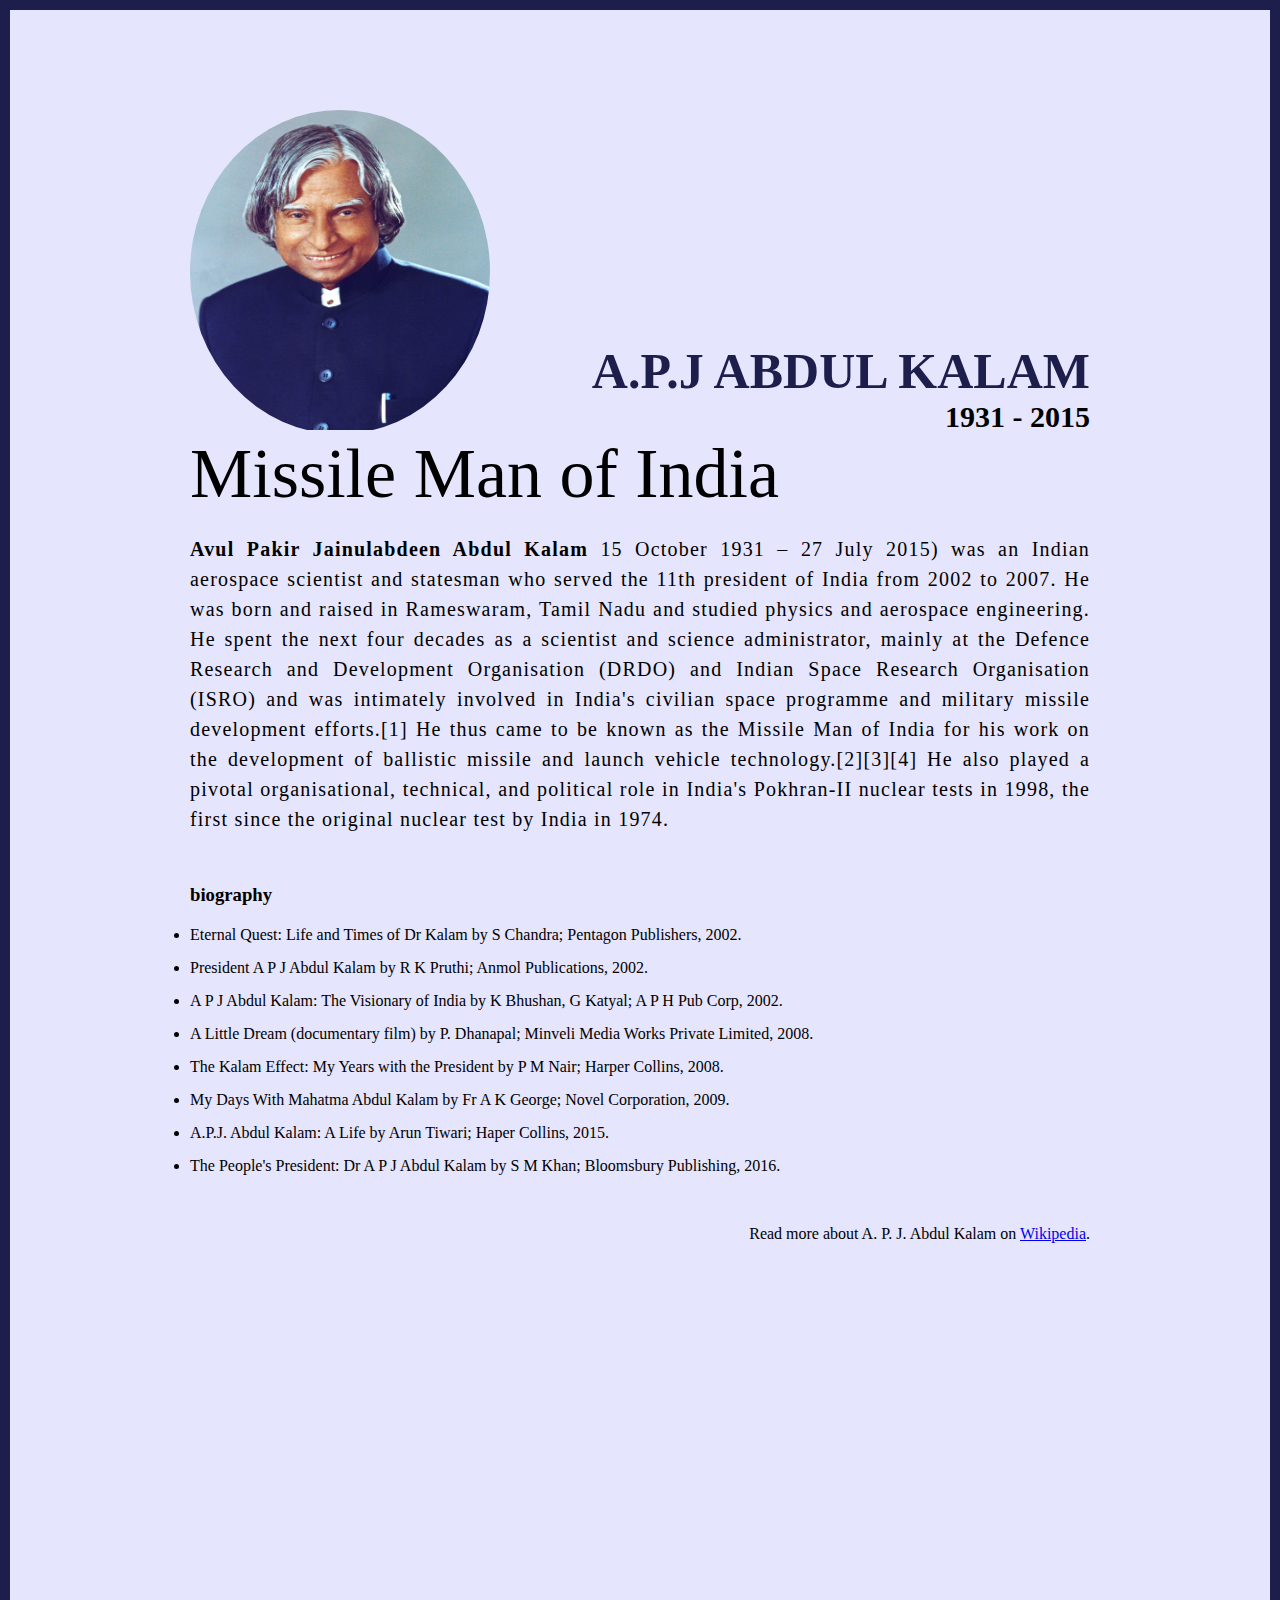
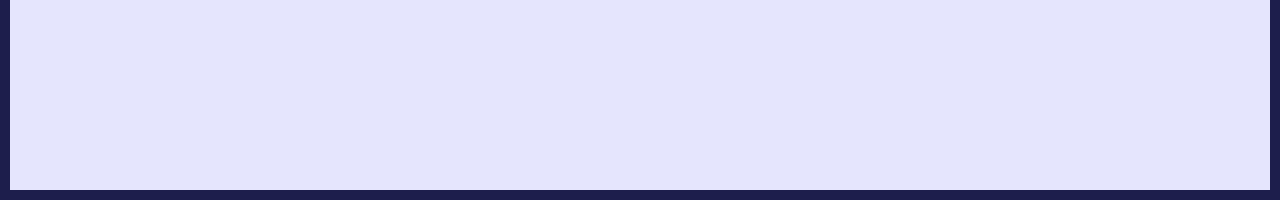
<file: project1/index.html>
<!DOCTYPE html>
<html lang="en">
<head>
    <meta charset="UTF-8">
    <meta name="viewport" content="width=device-width, initial-scale=1.0">
    <title>The tribute website | A.P.J Abdul kalam</title>
    <link rel="stylesheet" href="style.css">
</head>
<body>
    <div class="container">
        <div class="content">
         <section class="top_section">  
           <div class="image_container">
            <img src="apj.jpg" alt="tribute" />
           </div>
           <div>
            <h1>A.P.J Abdul kalam</h1>
            <h4>1931 - 2015</h4>
           </div>
        </section>
        <section class="about_section">
            <h2>Missile Man of India</h2>
            <p><b>Avul Pakir Jainulabdeen Abdul Kalam </b>15 October 1931 – 27 July 2015)
                was an Indian aerospace scientist and statesman who served 
                the 11th president of India from 2002 to 2007. He was born and 
                raised in Rameswaram, Tamil Nadu and studied physics and aerospace
                engineering. He spent the next four decades as a scientist and 
                science administrator, mainly at the Defence Research and Development
                Organisation (DRDO) and Indian Space Research Organisation (ISRO) 
                and was intimately involved in India's civilian space programme and military missile
                development efforts.[1] He thus came to be known as the Missile Man of India for his
                work on the development of ballistic missile and launch vehicle technology.[2][3][4] 
                He also played a pivotal organisational, technical, and political role in India's Pokhran-II nuclear tests in 1998,
                the first since the original nuclear test by India in 1974.
            </p>
        </section>
        <section class="biography_section">
            <h3>biography</h3>
            <ul>
                <li>
                    Eternal Quest: Life and Times of Dr Kalam by S Chandra; Pentagon Publishers, 2002.
                </li>
                <li>
                    President A P J Abdul Kalam by R K Pruthi; Anmol Publications, 2002.
                </li>
                <li>
                    A P J Abdul Kalam: The Visionary of India by K Bhushan, G Katyal; A P H Pub Corp, 2002.
                </li>
                <li>
                    A Little Dream (documentary film) by P. Dhanapal; Minveli Media Works Private Limited, 2008.
                </li>
                <li>
                    The Kalam Effect: My Years with the President by P M Nair; Harper Collins, 2008.

                </li>
                <li>
                    My Days With Mahatma Abdul Kalam by Fr A K George; Novel Corporation, 2009.
                </li>
                <li>
                    A.P.J. Abdul Kalam: A Life by Arun Tiwari; Haper Collins, 2015. 

                </li>
                <li>
                    The People's President: Dr A P J Abdul Kalam by S M Khan; Bloomsbury Publishing, 2016.
                </li>
            </ul>
        </section>
        <footer>
            <p>Read more about A. P. J. Abdul Kalam  on <a href="https://en.wikipedia.org/wiki/A._P._J._Abdul_Kalam">Wikipedia</a>.</p>
        </footer>
        </div>
    </div>
</body>
</html>
</file>
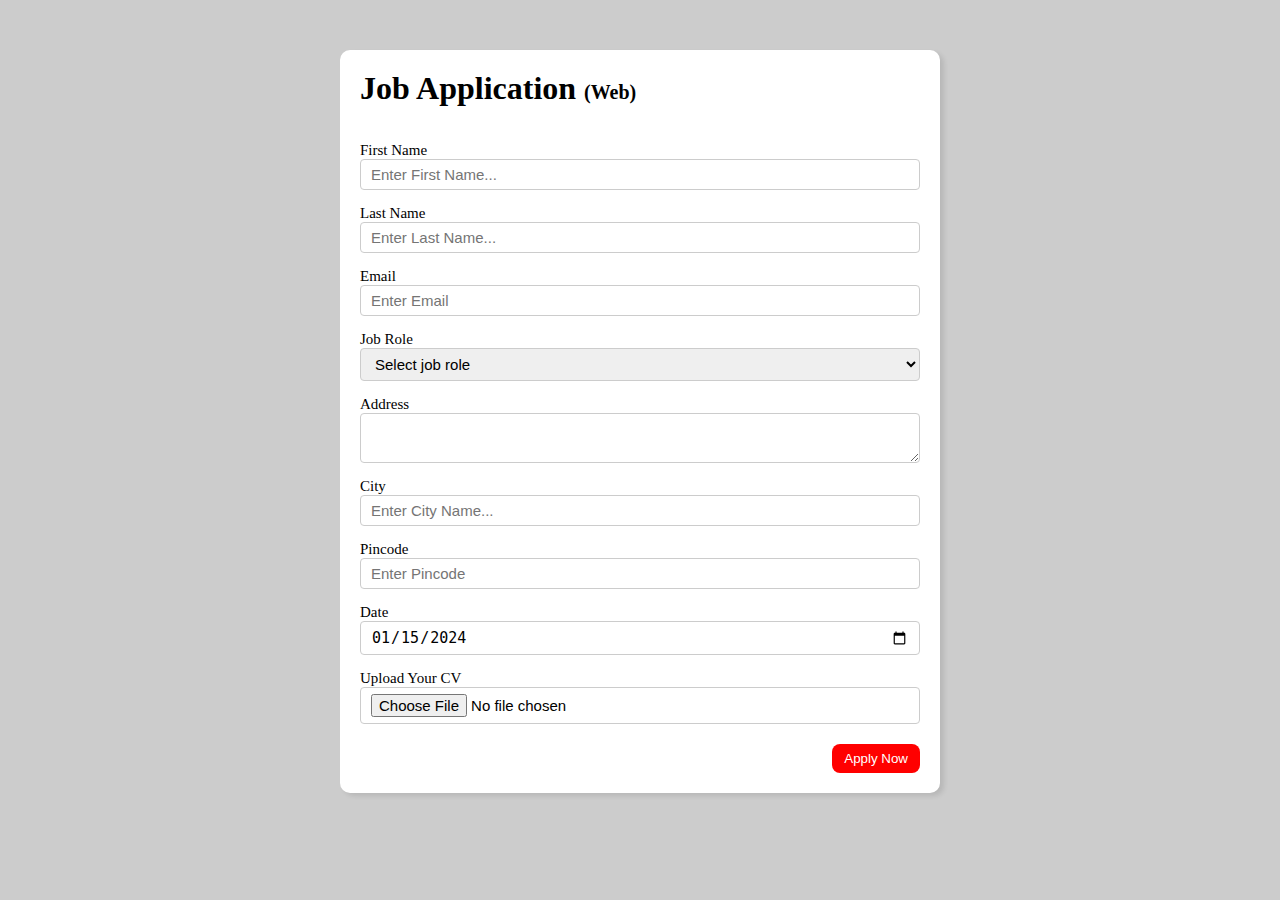
<file: project2/index.html>
<!DOCTYPE html>
<html lang="en">
<head>
    <meta charset="UTF-8">
    <meta name="viewport" content="width=device-width, initial-scale=1.0">
    <title>Job Application Form</title>
    <link rel="stylesheet" href="style.css">
</head>
<body>
     <div class="container">
        <div class="applay_box">
            <h1>
            Job Application 
            <span class="title_small">(Web)</span>
            </h1>
            <form action="">
                <div class="form_container">
                 <div class="form_control">
                    <label for="First_Name">First Name</label>
                    <input 
                    id="First_Name" 
                    name="First_Name" 
                    placeholder="Enter First Name..."/>
                 </div>
                </div>
                <div class="form_control">
                    <label for="Last_Name">Last Name</label>
                    <input 
                    id="Last_Name" 
                    name="Last_Name" 
                    placeholder="Enter Last Name..."/>
                 </div>
                 <div class="form_control">
                    <label for="Email">Email</label>
                    <input 
                    type="Email"
                    id="Email" 
                    name="Email" 
                    placeholder="Enter Email"/>
                 </div>
                 <div class="form_control">
                    <label for="job_role">Job Role</label>
                    <select id="job_role" name="job_role">
                        <option value="">Select job role</option>
                        <option value="frontend ">frontend Developer</option>
                        <option value="backend">Backend Developer</option>
                        <option value="full_stack">Full Stack Developer</option>
                        <option value="ui_ux">Ui Ux Designer</option>
                    </select>
                 </div>
                 <div class="form_control">
                    <label for="address">Address</label>
                    <textarea 
                    id="address" 
                    name="address"
                    row="4" cols="50" 
                    placeholder="Enter Address">
                    </textarea>
                 </div>
                 <div class="form_control">
                    <label for="City">City</label>
                    <input 
                    id="City" 
                    name="City" 
                    placeholder="Enter City Name..."/>
                 </div>
                 <div class="form_control">
                    <label for="pincode">Pincode</label>
                    <input 
                    type="number"
                    id="pincode" 
                    name="pincode" 
                    placeholder="Enter Pincode"/>
                 </div>
                 <div class="form_control">
                    <label for="date">Date</label>
                    <input 
                    value="2024-01-15"
                    type="date"
                    id="date" 
                    name="date"/>
                 </div>
                 <div class="form_control">
                    <label for="upload">Upload Your CV</label>
                    <input "
                    type="file"
                    id="upload" 
                    name="upload"/>
                 </div>
                 <div class="button_container">
                    <button type="submit">Apply Now</button>
                </div>
                </div>
            </form>
        </div>
     </div>
</body>
</html>
</file>
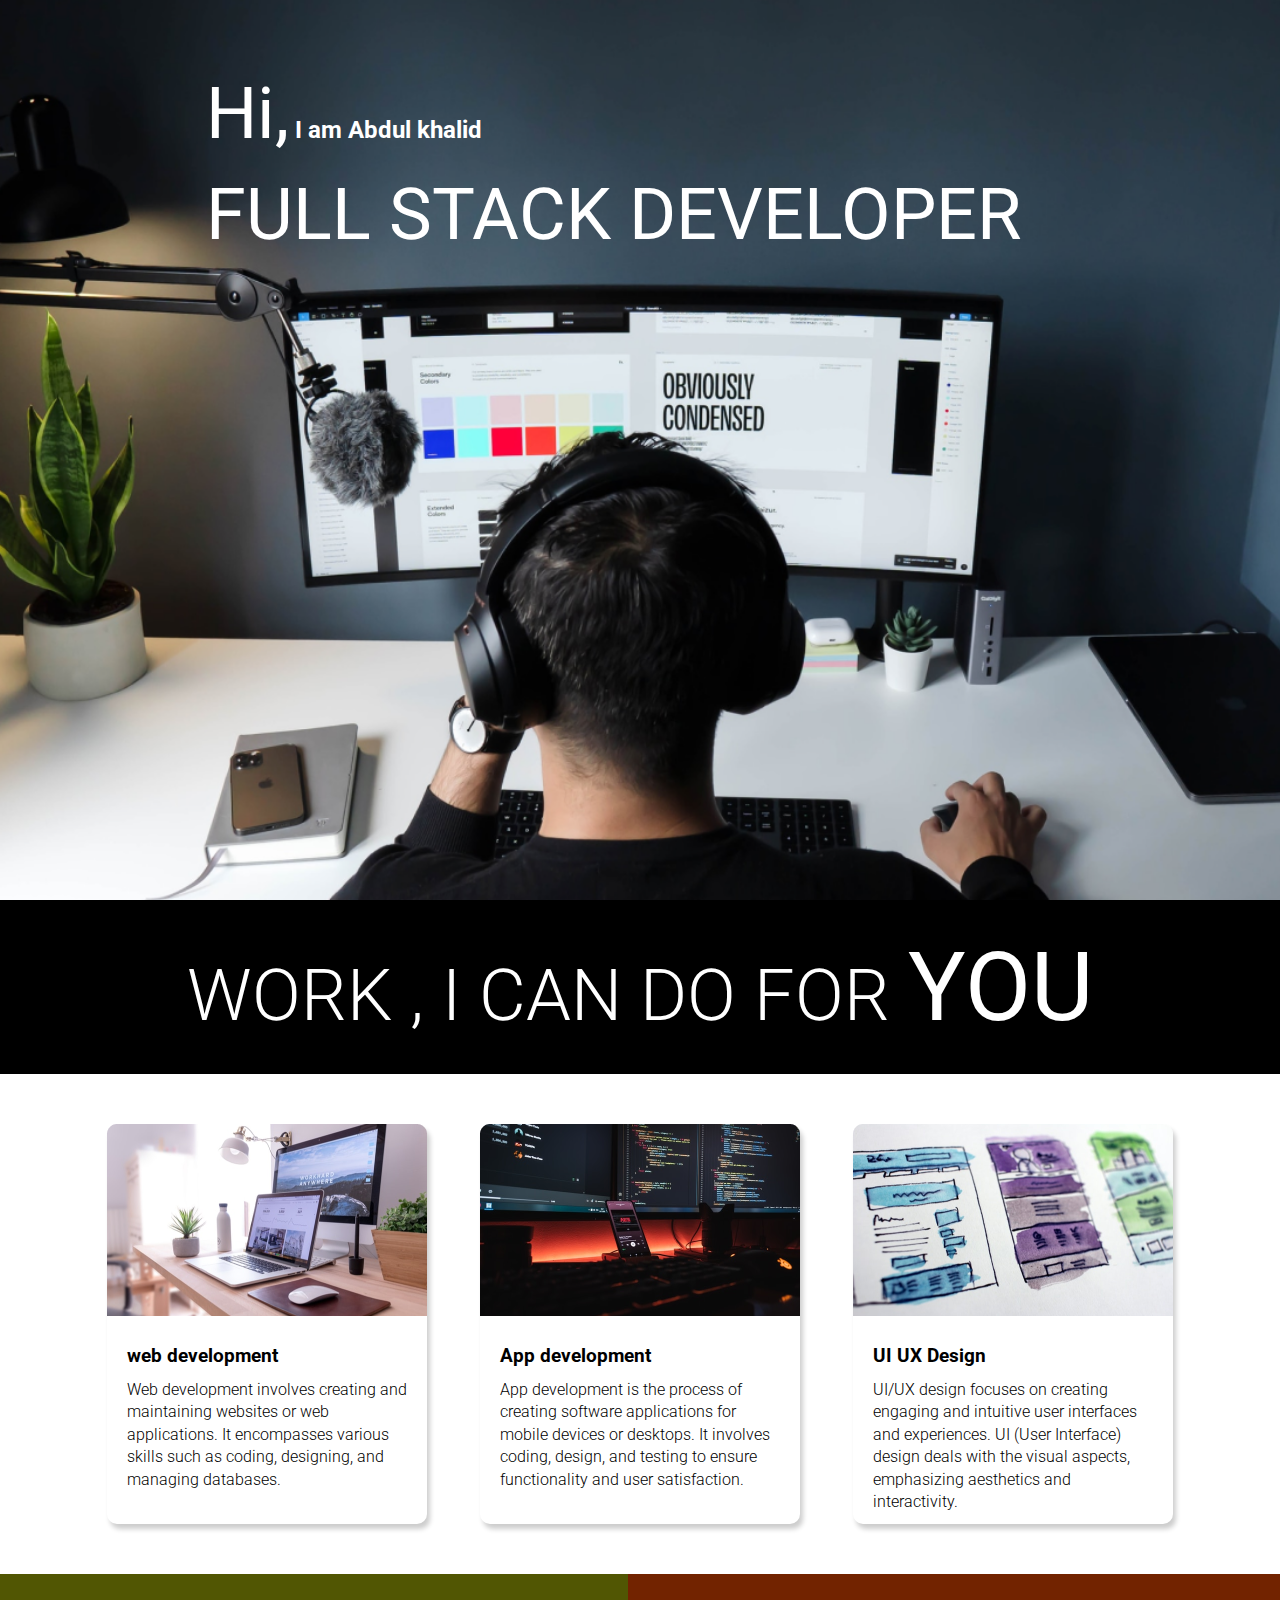
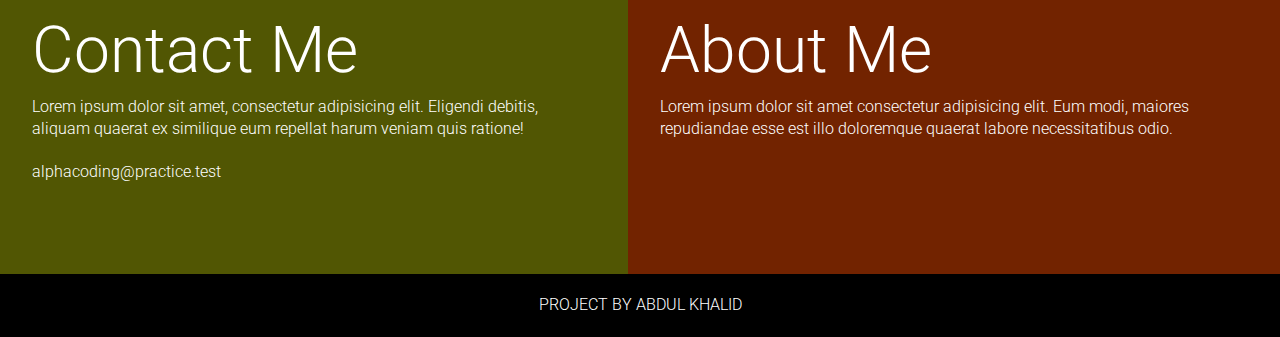
<file: project4/index.html>
<!DOCTYPE html>
<html lang="en">
<head>
    <meta charset="UTF-8">
    <meta name="viewport" content="width=device-width, initial-scale=1.0">
    <title>Developer | Loading Page</title>
    <link rel="stylesheet" href="style.css">
</head>
<body>
    <section class="hero_section">
        <div class="text_container">
            <h2><span class="lg_text">Hi,</span> I am Abdul khalid</h2>
            <h1 class="lg_text">FULL STACK DEVELOPER</h1>
        </div>
    </section>
    <section class="black_box">
        <h2>WORK , I CAN DO FOR <span>YOU</span></h2>
    </section>
    <section class="WORK">
        <div class="grid_item">
            <div class="card">
                <div class="image_container">
                    <img src="images/web.png" alt="web development">
                </div>
                 <div class="card_content">
                    <h3>web development</h3>
                    <p>Web development involves creating and maintaining websites or web applications. 
                    It encompasses various skills such as coding, designing, and managing databases.</p>
                 </div>
            </div>
        </div>
        <div class="grid_item">
            <div class="card">
                <div class="image_container">
                    <img src="images/mobile.png" alt="app development">
                </div>
                 <div class="card_content">
                    <h3>App development</h3>
                    <p>
                    App development is the process of creating software applications for mobile devices or desktops. 
                    It involves coding, design, and testing to ensure functionality and user satisfaction.</p>
                 </div>
            </div>
        </div>
        <div class="grid_item">  
            <div class="card">
            <div class="image_container">
                <img src="images/uiux.png" alt="web development">
            </div>
             <div class="card_content">
                <h3>UI UX Design</h3>
                <p>
                    UI/UX design focuses on creating engaging and intuitive user interfaces and experiences. 
                    UI (User Interface) design deals with the visual aspects, emphasizing aesthetics and interactivity.</p>
             </div>
        </div>
    </div>
    </section>
    <section class="bottom_section">
        <div class="contact">
            <h2>Contact Me</h2>
            <p>Lorem ipsum dolor sit amet, consectetur adipisicing elit. Eligendi debitis, aliquam quaerat ex similique eum repellat harum veniam quis ratione!</p>
            <p>alphacoding@practice.test</p>
        </div>
        <div class="about">
            <h2>About Me</h2>
            <p>Lorem ipsum dolor sit amet consectetur adipisicing elit. Eum modi, maiores repudiandae esse est illo doloremque quaerat labore necessitatibus odio.</p>
        </div>
    </section>
    <footer>
        Project By Abdul Khalid
    </footer>
</body>
</html>
</file>
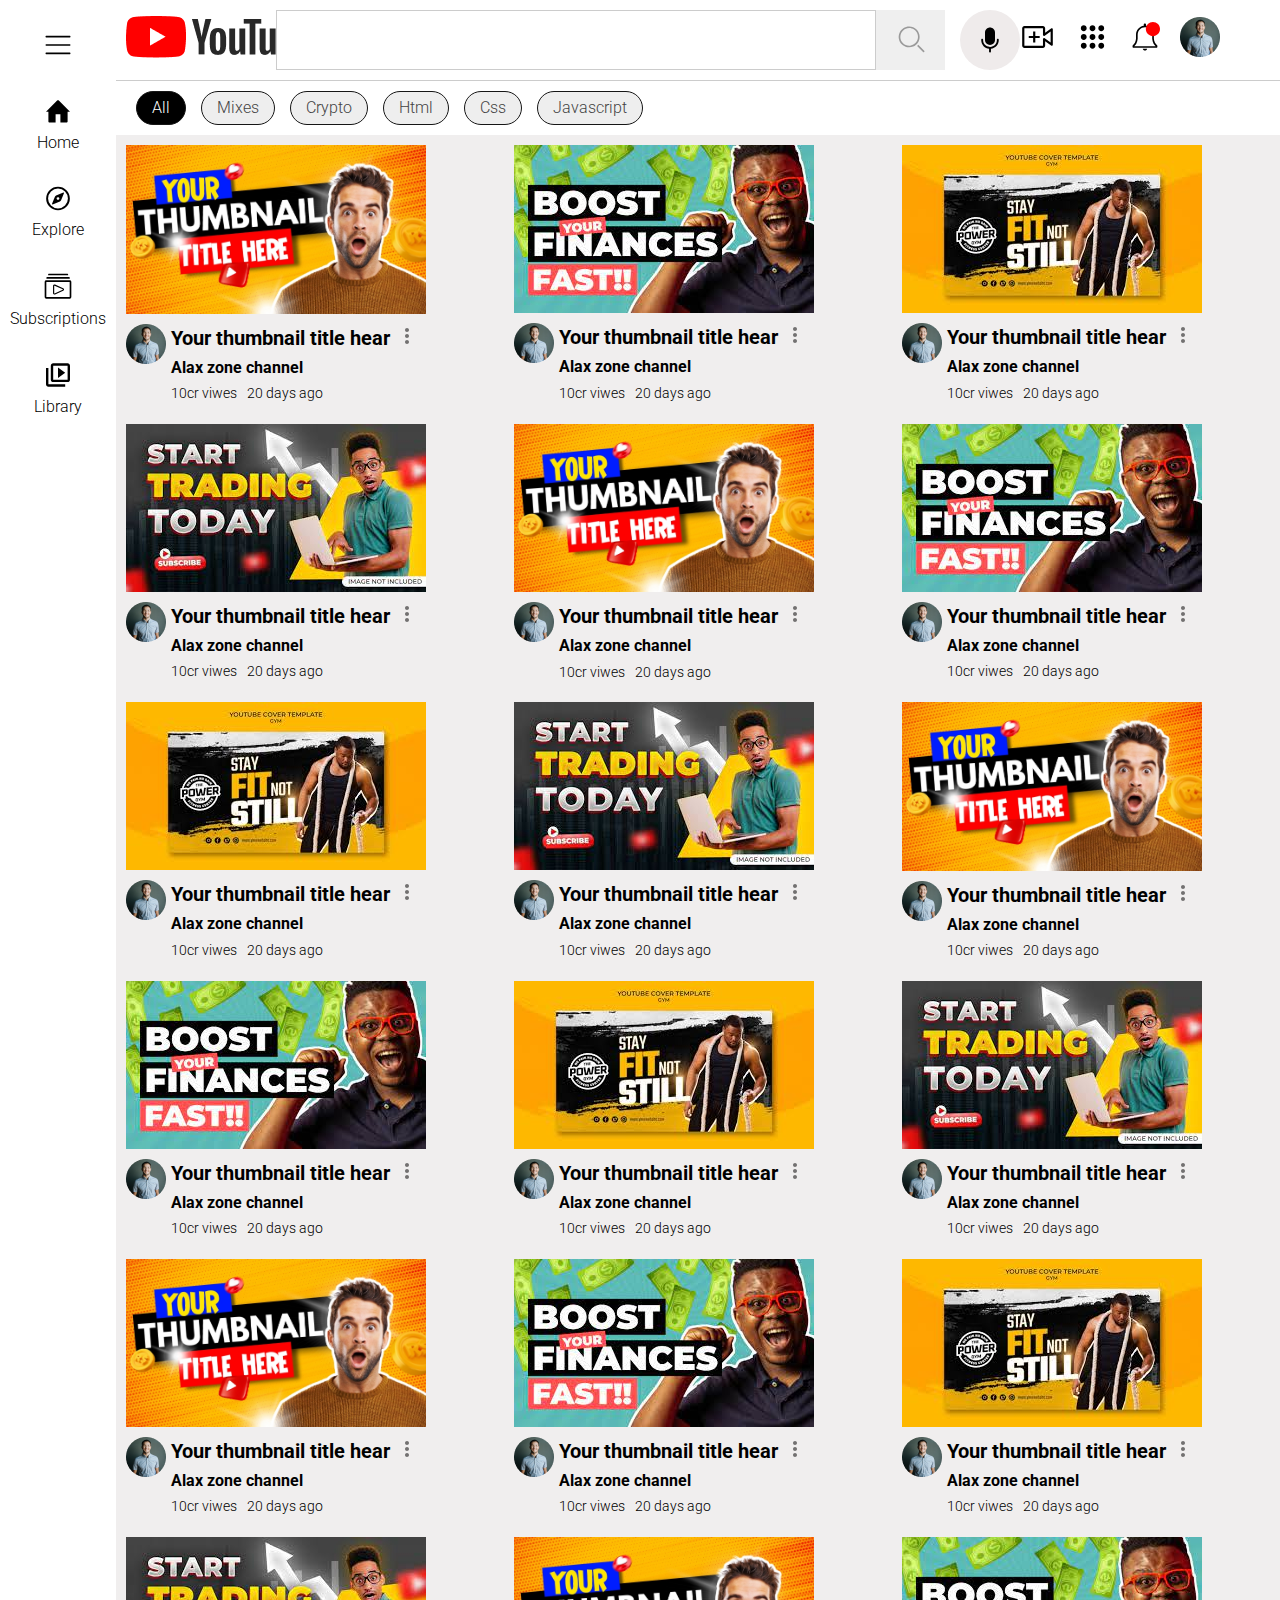
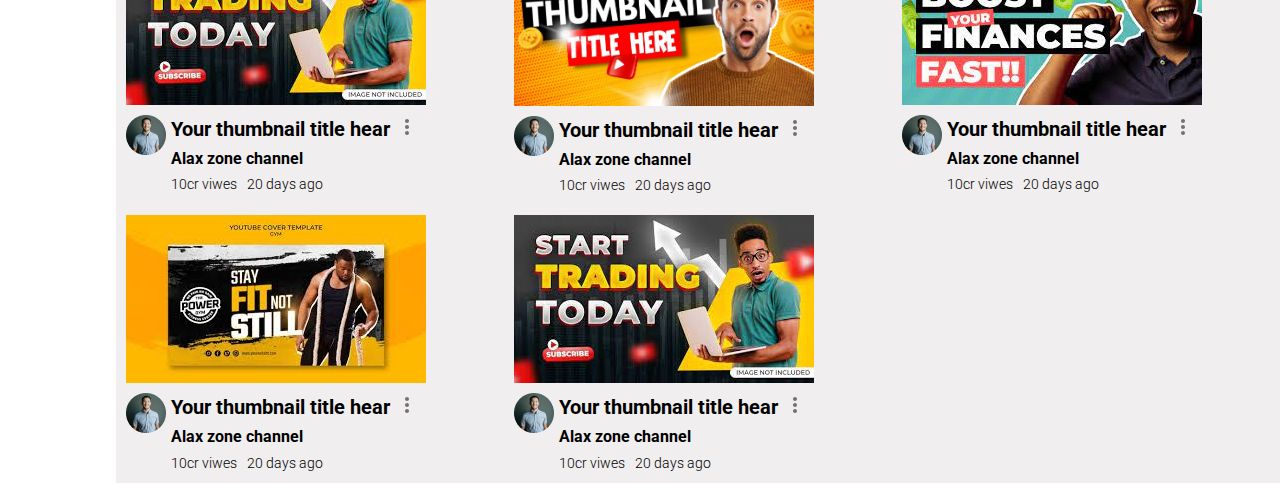
<file: project7/index.html>
<!DOCTYPE html>
<html lang="en">
<head>
    <meta charset="UTF-8">
    <meta name="viewport" content="width=device-width, initial-scale=1.0">
    <title>Youtube clone</title>
    <link rel="stylesheet" href="style.css">
</head>
<body>
    <div class="container">
        <aside>
            <div class="bars">
                <img src="icons/bars.svg" alt="bars">
            </div>
            <div class="side-icons">
                <i>
                    <img src="icons/home.svg" alt="home">
                </i>
                <p>Home</p>
            </div>
            <div class="side-icons">
                <i>
                    <img src="icons/compass.svg" alt="explore">
                </i>
                <p>Explore</p>
            </div>
            <div class="side-icons">
                <i>
                    <img src="icons/video-gallary.svg" alt="home">
                </i>
                <p>Subscriptions</p>
            </div>
            <div class="side-icons">
                <i>
                    <img src="icons/video-library.svg" alt="home">
                </i>
                <p>Library</p>
            </div>
        </aside>
       <div class="main-container">
        <header>
            <nav>
                <div class="logo">
                    <img src="images/youtube-logo.png" alt="">
                </div>
                <div class="center-nav">
                    <div class="search">
                        <input type="text">
                        <button>
                            <img src="icons/search.svg" alt="search">
                        </button>
                    </div>
                    <div class="mic">
                        <img src="icons/mic.svg" alt="mic">
                    </div>
                </div>
                <div class="side-nav">
                    <i>
                        <img src="icons/video-add.svg" alt="video add">
                    </i>
                    <i>
                        <img src="icons/dot-grid.svg" alt="grid">
                    </i>
                    <i>
                        <img src="icons/bell.svg" alt="bell">
                    </i>
                    <i>
                        <img src="images/avatar.png" alt="avarar">
                    </i>
                </div>
            </nav>
            <div class="tags">
                <div class="tag dark">All</div>
                <div class="tag light">Mixes</div>
                <div class="tag light">Crypto</div>
                <div class="tag light">Html</div>
                <div class="tag light">Css</div>
                <div class="tag light">Javascript</div>
            </div>
        </header>
        <main>
            <div class="card-container">
                <div class="card">
                    <img src="images/th1.png" alt="thumbnail">
                    <div class="avatar-content">
                        <div class="avatar">
                            <img src="images/avatar.png" alt="avatar">
                        </div>
                        <div class="content">
                            <h3>Your thumbnail title hear</h3>
                            <p class="channel-name">Alax zone channel</p>
                            <div class="content-status">
                                <p>10cr viwes</p>
                                <p>20 days ago</p>
                            </div>
                        </div>
                        <div class="dots">
                            <img src="icons/dots.svg" alt="dots">
                        </div>
                    </div>
                </div>
                <div class="card">
                    <img src="images/th2.png" alt="thumbnail">
                    <div class="avatar-content">
                        <div class="avatar">
                            <img src="images/avatar.png" alt="avatar">
                        </div>
                        <div class="content">
                            <h3>Your thumbnail title hear</h3>
                            <p class="channel-name">Alax zone channel</p>
                            <div class="content-status">
                                <p>10cr viwes</p>
                                <p>20 days ago</p>
                            </div>
                        </div>
                        <div class="dots">
                            <img src="icons/dots.svg" alt="dots">
                        </div>
                    </div>
                </div>
                <div class="card">
                    <img src="images/th3.png" alt="thumbnail">
                    <div class="avatar-content">
                        <div class="avatar">
                            <img src="images/avatar.png" alt="avatar">
                        </div>
                        <div class="content">
                            <h3>Your thumbnail title hear</h3>
                            <p class="channel-name">Alax zone channel</p>
                            <div class="content-status">
                                <p>10cr viwes</p>
                                <p>20 days ago</p>
                            </div>
                        </div>
                        <div class="dots">
                            <img src="icons/dots.svg" alt="dots">
                        </div>
                    </div>
                </div>
                <div class="card">
                    <img src="images/the4.png" alt="thumbnail">
                    <div class="avatar-content">
                        <div class="avatar">
                            <img src="images/avatar.png" alt="avatar">
                        </div>
                        <div class="content">
                            <h3>Your thumbnail title hear</h3>
                            <p class="channel-name">Alax zone channel</p>
                            <div class="content-status">
                                <p>10cr viwes</p>
                                <p>20 days ago</p>
                            </div>
                        </div>
                        <div class="dots">
                            <img src="icons/dots.svg" alt="dots">
                        </div>
                    </div>
                </div>
                <div class="card">
                    <img src="images/th1.png" alt="thumbnail">
                    <div class="avatar-content">
                        <div class="avatar">
                            <img src="images/avatar.png" alt="avatar">
                        </div>
                        <div class="content">
                            <h3>Your thumbnail title hear</h3>
                            <p class="channel-name">Alax zone channel</p>
                            <div class="content-status">
                                <p>10cr viwes</p>
                                <p>20 days ago</p>
                            </div>
                        </div>
                        <div class="dots">
                            <img src="icons/dots.svg" alt="dots">
                        </div>
                    </div>
                </div>             <div class="card">
                    <img src="images/th2.png" alt="thumbnail">
                    <div class="avatar-content">
                        <div class="avatar">
                            <img src="images/avatar.png" alt="avatar">
                        </div>
                        <div class="content">
                            <h3>Your thumbnail title hear</h3>
                            <p class="channel-name">Alax zone channel</p>
                            <div class="content-status">
                                <p>10cr viwes</p>
                                <p>20 days ago</p>
                            </div>
                        </div>
                        <div class="dots">
                            <img src="icons/dots.svg" alt="dots">
                        </div>
                    </div>
                </div>             <div class="card">
                    <img src="images/th3.png" alt="thumbnail">
                    <div class="avatar-content">
                        <div class="avatar">
                            <img src="images/avatar.png" alt="avatar">
                        </div>
                        <div class="content">
                            <h3>Your thumbnail title hear</h3>
                            <p class="channel-name">Alax zone channel</p>
                            <div class="content-status">
                                <p>10cr viwes</p>
                                <p>20 days ago</p>
                            </div>
                        </div>
                        <div class="dots">
                            <img src="icons/dots.svg" alt="dots">
                        </div>
                    </div>
                </div>             <div class="card">
                    <img src="images/the4.png" alt="thumbnail">
                    <div class="avatar-content">
                        <div class="avatar">
                            <img src="images/avatar.png" alt="avatar">
                        </div>
                        <div class="content">
                            <h3>Your thumbnail title hear</h3>
                            <p class="channel-name">Alax zone channel</p>
                            <div class="content-status">
                                <p>10cr viwes</p>
                                <p>20 days ago</p>
                            </div>
                        </div>
                        <div class="dots">
                            <img src="icons/dots.svg" alt="dots">
                        </div>
                    </div>
                </div>             <div class="card">
                    <img src="images/th1.png" alt="thumbnail">
                    <div class="avatar-content">
                        <div class="avatar">
                            <img src="images/avatar.png" alt="avatar">
                        </div>
                        <div class="content">
                            <h3>Your thumbnail title hear</h3>
                            <p class="channel-name">Alax zone channel</p>
                            <div class="content-status">
                                <p>10cr viwes</p>
                                <p>20 days ago</p>
                            </div>
                        </div>
                        <div class="dots">
                            <img src="icons/dots.svg" alt="dots">
                        </div>
                    </div>
                </div>             <div class="card">
                    <img src="images/th2.png" alt="thumbnail">
                    <div class="avatar-content">
                        <div class="avatar">
                            <img src="images/avatar.png" alt="avatar">
                        </div>
                        <div class="content">
                            <h3>Your thumbnail title hear</h3>
                            <p class="channel-name">Alax zone channel</p>
                            <div class="content-status">
                                <p>10cr viwes</p>
                                <p>20 days ago</p>
                            </div>
                        </div>
                        <div class="dots">
                            <img src="icons/dots.svg" alt="dots">
                        </div>
                    </div>
                </div>             <div class="card">
                    <img src="images/th3.png" alt="thumbnail">
                    <div class="avatar-content">
                        <div class="avatar">
                            <img src="images/avatar.png" alt="avatar">
                        </div>
                        <div class="content">
                            <h3>Your thumbnail title hear</h3>
                            <p class="channel-name">Alax zone channel</p>
                            <div class="content-status">
                                <p>10cr viwes</p>
                                <p>20 days ago</p>
                            </div>
                        </div>
                        <div class="dots">
                            <img src="icons/dots.svg" alt="dots">
                        </div>
                    </div>
                </div>             <div class="card">
                    <img src="images/the4.png" alt="thumbnail">
                    <div class="avatar-content">
                        <div class="avatar">
                            <img src="images/avatar.png" alt="avatar">
                        </div>
                        <div class="content">
                            <h3>Your thumbnail title hear</h3>
                            <p class="channel-name">Alax zone channel</p>
                            <div class="content-status">
                                <p>10cr viwes</p>
                                <p>20 days ago</p>
                            </div>
                        </div>
                        <div class="dots">
                            <img src="icons/dots.svg" alt="dots">
                        </div>
                    </div>
                </div>             <div class="card">
                    <img src="images/th1.png" alt="thumbnail">
                    <div class="avatar-content">
                        <div class="avatar">
                            <img src="images/avatar.png" alt="avatar">
                        </div>
                        <div class="content">
                            <h3>Your thumbnail title hear</h3>
                            <p class="channel-name">Alax zone channel</p>
                            <div class="content-status">
                                <p>10cr viwes</p>
                                <p>20 days ago</p>
                            </div>
                        </div>
                        <div class="dots">
                            <img src="icons/dots.svg" alt="dots">
                        </div>
                    </div>
                </div>             <div class="card">
                    <img src="images/th2.png" alt="thumbnail">
                    <div class="avatar-content">
                        <div class="avatar">
                            <img src="images/avatar.png" alt="avatar">
                        </div>
                        <div class="content">
                            <h3>Your thumbnail title hear</h3>
                            <p class="channel-name">Alax zone channel</p>
                            <div class="content-status">
                                <p>10cr viwes</p>
                                <p>20 days ago</p>
                            </div>
                        </div>
                        <div class="dots">
                            <img src="icons/dots.svg" alt="dots">
                        </div>
                    </div>
                </div>             <div class="card">
                    <img src="images/th3.png" alt="thumbnail">
                    <div class="avatar-content">
                        <div class="avatar">
                            <img src="images/avatar.png" alt="avatar">
                        </div>
                        <div class="content">
                            <h3>Your thumbnail title hear</h3>
                            <p class="channel-name">Alax zone channel</p>
                            <div class="content-status">
                                <p>10cr viwes</p>
                                <p>20 days ago</p>
                            </div>
                        </div>
                        <div class="dots">
                            <img src="icons/dots.svg" alt="dots">
                        </div>
                    </div>
                </div>             <div class="card">
                    <img src="images/the4.png" alt="thumbnail">
                    <div class="avatar-content">
                        <div class="avatar">
                            <img src="images/avatar.png" alt="avatar">
                        </div>
                        <div class="content">
                            <h3>Your thumbnail title hear</h3>
                            <p class="channel-name">Alax zone channel</p>
                            <div class="content-status">
                                <p>10cr viwes</p>
                                <p>20 days ago</p>
                            </div>
                        </div>
                        <div class="dots">
                            <img src="icons/dots.svg" alt="dots">
                        </div>
                    </div>
                </div>             <div class="card">
                    <img src="images/th1.png" alt="thumbnail">
                    <div class="avatar-content">
                        <div class="avatar">
                            <img src="images/avatar.png" alt="avatar">
                        </div>
                        <div class="content">
                            <h3>Your thumbnail title hear</h3>
                            <p class="channel-name">Alax zone channel</p>
                            <div class="content-status">
                                <p>10cr viwes</p>
                                <p>20 days ago</p>
                            </div>
                        </div>
                        <div class="dots">
                            <img src="icons/dots.svg" alt="dots">
                        </div>
                    </div>
                </div>             <div class="card">
                    <img src="images/th2.png" alt="thumbnail">
                    <div class="avatar-content">
                        <div class="avatar">
                            <img src="images/avatar.png" alt="avatar">
                        </div>
                        <div class="content">
                            <h3>Your thumbnail title hear</h3>
                            <p class="channel-name">Alax zone channel</p>
                            <div class="content-status">
                                <p>10cr viwes</p>
                                <p>20 days ago</p>
                            </div>
                        </div>
                        <div class="dots">
                            <img src="icons/dots.svg" alt="dots">
                        </div>
                    </div>
                </div>             <div class="card">
                    <img src="images/th3.png" alt="thumbnail">
                    <div class="avatar-content">
                        <div class="avatar">
                            <img src="images/avatar.png" alt="avatar">
                        </div>
                        <div class="content">
                            <h3>Your thumbnail title hear</h3>
                            <p class="channel-name">Alax zone channel</p>
                            <div class="content-status">
                                <p>10cr viwes</p>
                                <p>20 days ago</p>
                            </div>
                        </div>
                        <div class="dots">
                            <img src="icons/dots.svg" alt="dots">
                        </div>
                    </div>
                </div>             <div class="card">
                    <img src="images/the4.png" alt="thumbnail">
                    <div class="avatar-content">
                        <div class="avatar">
                            <img src="images/avatar.png" alt="avatar">
                        </div>
                        <div class="content">
                            <h3>Your thumbnail title hear</h3>
                            <p class="channel-name">Alax zone channel</p>
                            <div class="content-status">
                                <p>10cr viwes</p>
                                <p>20 days ago</p>
                            </div>
                        </div>
                        <div class="dots">
                            <img src="icons/dots.svg" alt="dots">
                        </div>
                    </div>
                </div>
                </div>
        </main>
       </div>
    </div>
</body>
</html>
</file>
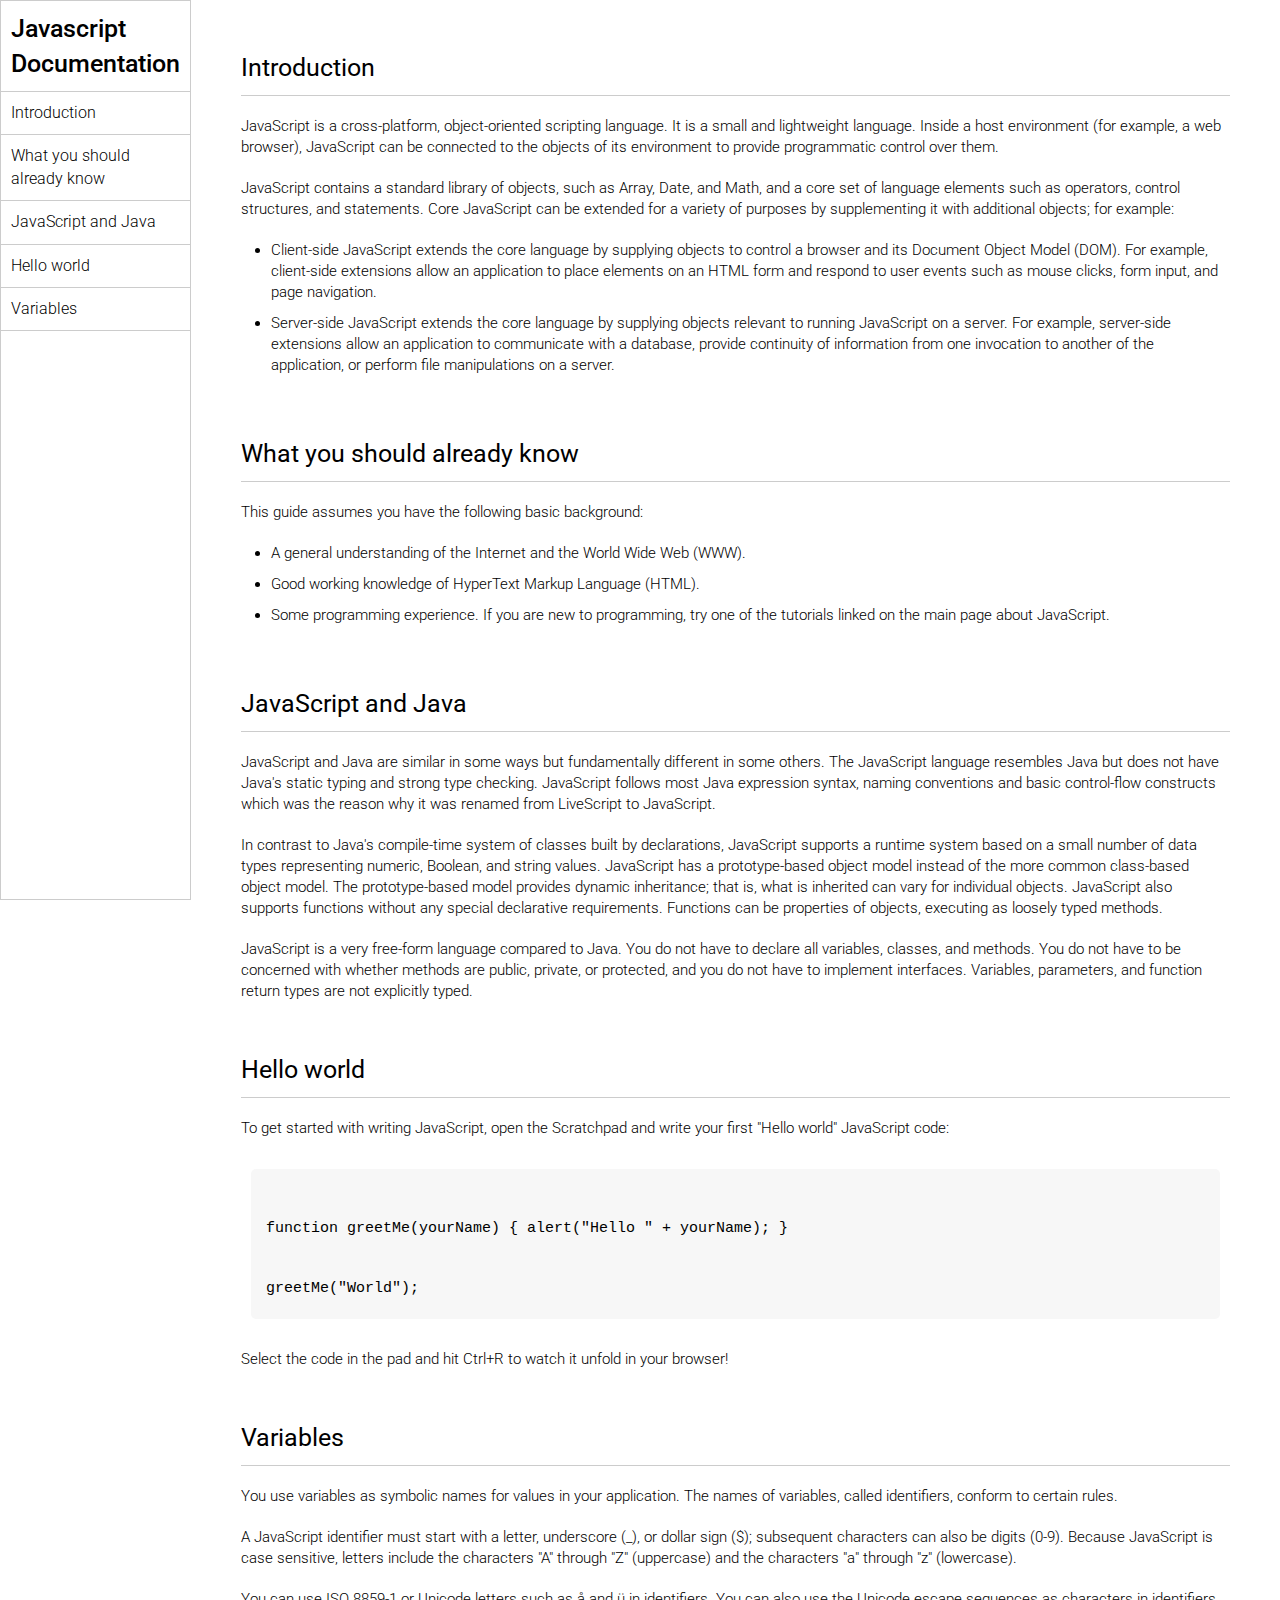
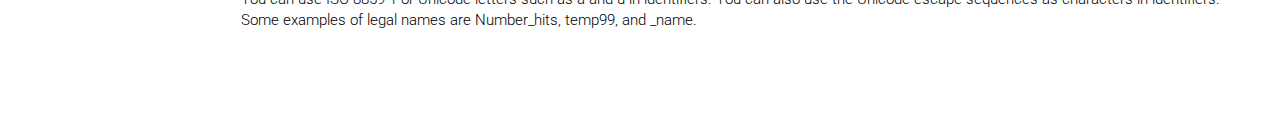
<file: project8/index.html>
<!DOCTYPE html>
<html lang="en">
<head>
    <meta charset="UTF-8">
    <meta name="viewport" content="width=device-width, initial-scale=1.0">
    <title>Javascript Documentation</title>
    <link rel="stylesheet" href="style.css">
</head>
<body>
    <header>
        <nav>
            <h1>Javascript Documentation</h1>
            <ul>
                <a href="#Introduction"><li>Introduction</li></a>
                <a href="#What_you_should_already_know"><li>What you should already know</li></a>
                <a href="#JavaScript_and_Java"><li>JavaScript and Java</li></a>
                <a href="#Hello_world"><li>Hello world</li></a>
                <a href="#Variables"><li>Variables</li></a>
            </ul>
        </nav>
    </header>
    <main>
        <section id="Introduction">
            <h2>Introduction</h2>
            <article>
            <p>JavaScript is a cross-platform, object-oriented scripting language. It is a small and lightweight language. Inside a host environment (for example, a web browser), JavaScript can be connected to the objects of its environment to provide programmatic control over them.</p>
            <p>JavaScript contains a standard library of objects, such as Array, Date, and Math, and a core set of language elements such as operators, control structures, and statements. Core JavaScript can be extended for a variety of purposes by supplementing it with additional objects; for example:</p>
            <ul><li>Client-side JavaScript extends the core language by supplying objects to control a browser and its Document Object Model (DOM). For example, client-side extensions allow an application to place elements on an HTML form and respond to user events such as mouse clicks, form input, and page navigation.</li>
                <li>Server-side JavaScript extends the core language by supplying objects relevant to running JavaScript on a server. For example, server-side extensions allow an application to communicate with a database, provide continuity of information from one invocation to another of the application, or perform file manipulations on a server.</li>
            </ul>
        </article>
        </section>
        <section id="What_you_should_already_know">
            <h2>What you should already know</h2>
            <article>
                <p>This guide assumes you have the following basic background:</p>
                <ul>
                    <li>A general understanding of the Internet and the World Wide Web (WWW).</li>
                    <li>Good working knowledge of HyperText Markup Language (HTML).</li>
                    <li>Some programming experience. If you are new to programming, try one of the tutorials linked on the main page about JavaScript.</li>
                </ul>
            </article>
        </section>
        <section id="JavaScript_and_Java">
            <h2>JavaScript and Java</h2>
            <article>
            <p>JavaScript and Java are similar in some ways but fundamentally different in some others. The JavaScript language resembles Java but does not have Java's static typing and strong type checking. JavaScript follows most Java expression syntax, naming conventions and basic control-flow constructs which was the reason why it was renamed from LiveScript to JavaScript.</p>
            <p>In contrast to Java's compile-time system of classes built by declarations, JavaScript supports a runtime system based on a small number of data types representing numeric, Boolean, and string values. JavaScript has a prototype-based object model instead of the more common class-based object model. The prototype-based model provides dynamic inheritance; that is, what is inherited can vary for individual objects. JavaScript also supports functions without any special declarative requirements. Functions can be properties of objects, executing as loosely typed methods.</p>
            <p>JavaScript is a very free-form language compared to Java. You do not have to declare all variables, classes, and methods. You do not have to be concerned with whether methods are public, private, or protected, and you do not have to implement interfaces. Variables, parameters, and function return types are not explicitly typed.</p>
        </article>
        </section>
        <section id="Hello_world">
            <h2>Hello world</h2>
            <article>
            <p>To get started with writing JavaScript, open the Scratchpad and write your first "Hello world" JavaScript code:</p>
            <code>
                function greetMe(yourName) { alert("Hello " + yourName); }

greetMe("World");
            </code>
            <p>Select the code in the pad and hit Ctrl+R to watch it unfold in your browser!</p>
        </article>
        </section>
        <section id="Variables">
            <h2>Variables</h2>
            <article>
            <p>You use variables as symbolic names for values in your application. The names of variables, called identifiers, conform to certain rules.</p>
            <p>A JavaScript identifier must start with a letter, underscore (_), or dollar sign ($); subsequent characters can also be digits (0-9). Because JavaScript is case sensitive, letters include the characters "A" through "Z" (uppercase) and the characters "a" through "z" (lowercase).</p>
            <p>You can use ISO 8859-1 or Unicode letters such as å and ü in identifiers. You can also use the Unicode escape sequences as characters in identifiers. Some examples of legal names are Number_hits, temp99, and _name.</p>
            </article>
        </section>
    </main>
</body>
</html>
</file>
<file: project1/style.css>
*{
    margin: 0;
    padding: 0;
    box-sizing: border-box;
}
.container{
       background-color: #e5e5fd;
       height: 200vh;
       border:10px solid #1d1e4c;
}
.content{
    max-width: 900px;
    margin: 0 auto;
}
.top_section{
    margin-top: 100px;
    display: flex;
    justify-content: space-between;
    align-items: flex-end;
}
.top_section h4{
    font-size: 30px;
    text-align: end;
}
.top_section h1{
    font-size: 50px;
    font-weight: bold;
    color: #1d1e4c;
    text-transform: uppercase;
}
.image_container{
    border-radius: 50%;
    overflow: hidden;
}
.image_container img{
    width: 300px;
    height: 320px;
}
.about_section h2{
    font-size: 70px;
    font-weight: 400;
    margin-bottom: 20px;
}
.about_section p{
    font-size: 20px;
    line-height: 30px;
    letter-spacing: 1.2px;
    text-align: justify;
}
.biography_section{
    margin: 50px 0;
}
.biography_section h3{
    margin-bottom: 20px;
}
.biography_section li{
    margin-bottom: 15px;
}
footer {
    margin: 50px 0;
}
footer p {
    text-align:end;
}
</file>
<file: project2/style.css>
*{
    margin: 0;
    padding: 0;
    box-sizing: border-box;
}
body{
    background-color: #ccc;
}
.container{
    max-width: 900px;
    margin: 0 auto;
}
.applay_box{
    max-width: 600px;
    padding: 20px;
    border-radius: 10px;
    background-color: white;
    margin: 0 auto;
    margin-top: 50px;
    box-shadow: 4px 3px 5px  rgba(1, 1, 1,0.1);
}
.title_small {
    font-size: 20px;
}

.form_container{
    margin-top: 20px;
    display: grid;
    grid-template-columns : repeat(auto-fit, minmax(200px, 1fr));
    gap: 20px;
}
.form_control{
    display: flex;
    flex-direction: column;
}
label{
    font-size: 15px;
    margin-top: 15px;
}
input , select , textarea{
    padding: 6px 10px;
    border: 1px solid #ccc;
    border-radius: 4px;
    font-size: 15px;
}
input:focus{
    outline-color: red;
}
.button_container{
    display: flex;
    justify-content: end;
    margin-top: 20px;
}
button{
   background-color: red;
   border: transparent solid 2px;
   padding:5px 10px;
   color: white;
   border-radius: 8px;
   transition: 0.2s ease-in;
   
}
button:hover {
    background-color: #ccc;
    border: 2px solid red;
    color: black;
    transition: 0.2s ease-out;
    cursor: pointer;
}
</file>
<file: project4/style.css>
@import url("https://fonts.googleapis.com/css2?family=Roboto:ital,wght@0,100;0,300;0,400;0,500;0,700;0,900;1,100;1,300;1,400;1,500;1,700;1,900&display=swap");
* {
  margin: 0;
  padding: 0;
  box-sizing: border-box;
}

html,
body {
  line-height: 1.4;
  font-weight: 300;
  font-family: "Roboto", sans-serif;
}

.hero_section {
  background-image: url(images/developer.png);
  min-height: 100vh;
  background-position: center;
  background-size: cover;
  background-repeat: no-repeat;
}
.text_container {
  color: white;
  max-width: 900px;
  margin: 0 auto;
  padding-top: 64px;
  padding-left: 16px;
}
.lg_text {
  font-size: 72px;
  font-weight: 400;
}
.black_box {
  background-color: #000;
  padding: 20px;
}
.black_box h2 {
  font-size: 72px;
  color: white;
  text-align: center;
  font-weight: 300;
}

.black_box h2 span {
  font-weight: 400;
  font-size: 96px;
}
.WORK{
    display: grid;
    gap: 20px;
    grid-template-columns: repeat(auto-fit, minmax(320px, 1fr));
    max-width: 1100px;
    margin: 50px auto;
}
.grid_item {
  display: flex;
  justify-content:center;
  align-items:center;
}
.card {
  max-width: 320px;
  height: 400px;
  border-radius: 10px;
  box-shadow: 3px 5px 5px rgba(1, 1, 1, 0.2);
  transition: 0.2s ease-in-out;
}
.card:hover {
  transform: scale(1.04);
  box-shadow: 3px 5px 5px rgba(1, 1, 1, 0.3);
  transition: 0.2s ease-in-out;
}
.card_content {
  padding: 20px;
}
.card_content h3 {
  margin-bottom: 10px;
}
.bottom_section {
  display: flex;
}
.contact {
  background-color: #515603;
}
.about {
  background-color: #722300;
}

.contact,
.about {
  min-height: 300px;
  padding: 32px;
  color: white;
}
.about h2,
.contact h2 {
  font-size: 64px;
  font-weight: 300;
}
.about p,
.contact p {
  margin-bottom: 20px;
}

footer {
  text-align: center;
  text-transform: uppercase;
  background-color: #000;
  padding: 20px;
  color: white;
}
@media (max-width: 786px) {
  .hero_section {
    min-height: 50vh;
  }
  .text_container {
    padding: 10px 0;
    text-align: center;
  }
  .lg_text {
    font-size: 32px;
  }
  .black_box h2 {
    font-size: 24px;
  }
  .black_box h2 span {
    font-weight: 400;
    font-size: 32px;
  }
  .bottom_section {
    flex-direction: column;
  }
  h1 {
    font-size: 32px;
  }
  .about h2,
  .contact h2 {
    font-size: 32px;
  }
}
</file>
<file: project7/style.css>
@import url('https://fonts.googleapis.com/css2?family=Roboto:ital,wght@0,100;0,300;0,400;0,500;0,700;0,900;1,100;1,300;1,400;1,500;1,700;1,900&display=swap');

*{
    margin: 0;
    padding: 0;
    box-sizing: border-box;
}
html,
body{
    font-family: "Roboto",sans-serif;
    font-weight: 300;
    line-height: 1.4;
}

nav{
    display: flex;
    justify-content: space-between;
    align-items: center;
    padding: 10px;
}
.logo{
    width: 150px;
    height: auto;
}
.center-nav{
    display: flex;
}
.search{
    display: flex;
}
.search input{
    min-width: 600px;
    padding: 10px 20px;
    border: 0.5px solid #ccc;
} 
.search button{
    border: none;
    padding: 10px 20px;
}
.mic{
    padding: 15px ;
    border-radius: 50%;
    background: #efebeb;
    display: grid;
    place-items: center;
    margin-left: 15px;
}
.mic img{
    width: 30px;
}
.side-nav{
    display: flex;
    justify-content: center;
    align-items: center;
    gap: 20px;
    margin-right: 50px;
}
.tags{
    display: flex;
    padding: 10px 20px;
    gap: 15px;
    border-top: 1px solid #ccc;
}
.tag{
    padding: 5px 15px;
    border-radius: 20px;
    border: 1px solid rgb(22,22,22);
}
.dark{
    background: #000;
    color: white;
}
.light{
    background: rgb(238, 238, 238);
    color: rgb(67, 67, 67);
}

.container{
    display: flex;
}
aside{
    padding: 10px;
    display: flex;
    flex-direction: column;
    align-items: center;
    gap: 30px;
}
.side-icons{
    display: flex;
    flex-direction: column;
    align-items:center;
    justify-content: center;
}
.side-icons img{
    width: 30px;
}
.bars{
    margin-top: 20px;
}
.main-container{
    width: 100%;
}
main{
    min-height: 100vh;
    background: rgb(240, 238, 238);
}
.card-container{
    display: grid;
    grid-template-columns: repeat(auto-fit,minmax(320px,1fr));
}
.card{
    padding: 10px;
    max-width: 320px;
    display: flex;
    flex-direction: column;
}
.avatar-content {
    padding-top: 10px;
    display: flex;
    gap: 5px;
}
.card h3{
    font-size: 20px;
}
.content{
    display: flex;
    flex-direction: column;
    gap: 5px;
}
.channel-name{
    font-size: 16px;
    font-weight: bold;
}
.content-status{
    display: flex;
    font-size: 14px;
    gap: 10px;
}
</file>
<file: project8/style.css>
@import url('https://fonts.googleapis.com/css2?family=Roboto:ital,wght@0,100;0,300;0,400;0,500;0,700;0,900;1,100;1,300;1,400;1,500;1,700;1,900&display=swap');
*{
    margin: 0;
    padding: 0;
    box-sizing: border-box;
}
html,
body{
    font-family: "Roboto",sans-serif;
    font-weight: 300;
    line-height: 1.4;
    scroll-behavior: smooth;
}
a{
    text-decoration: none;
}
body{
    display: flex;
}
header{
    border: 1px solid #ccc;
    height: 100vh;
}
nav h1{
    font-size: 25px;
    font-weight: 500;
    padding: 10px;
    border-bottom: 1px solid #ccc;
}
nav ul{
    list-style: none;
}
nav ul li{
    border-bottom: 1px solid #ccc;
    padding: 10px;
    color: black;
}
nav ul li:hover{
    background: #ccc;
    transition: 0.3s ease-in-out;
}
/* main section*/

main{
    padding: 50px;
    max-width: 1200px;
}
section{
    margin-bottom:50px;
}
section article{
    font-size: 15px;
    display: flex;
    flex-direction: column;
    gap: 20px;
}

section h2{
    padding-bottom: 10px;
    font-size: 25px;
    font-weight: 400;
    border-bottom: 1px solid #ccc;
    margin-bottom: 20px;
}
section article ul{
    margin-left: 30px; 
}
section article ul li{
    margin-bottom: 10px;
}
code{
    white-space: pre-line;
    line-height: 2;
    background: #f7f7f7;
    padding: 15px;
    margin: 10px;
    border-radius: 5px;
}


@media (max-width: 480px){
    body{
        flex-direction: column;
    }
    header{
        height: 200px;
        overflow: hidden;
        overflow-y: scroll;
    }
}
</file>
